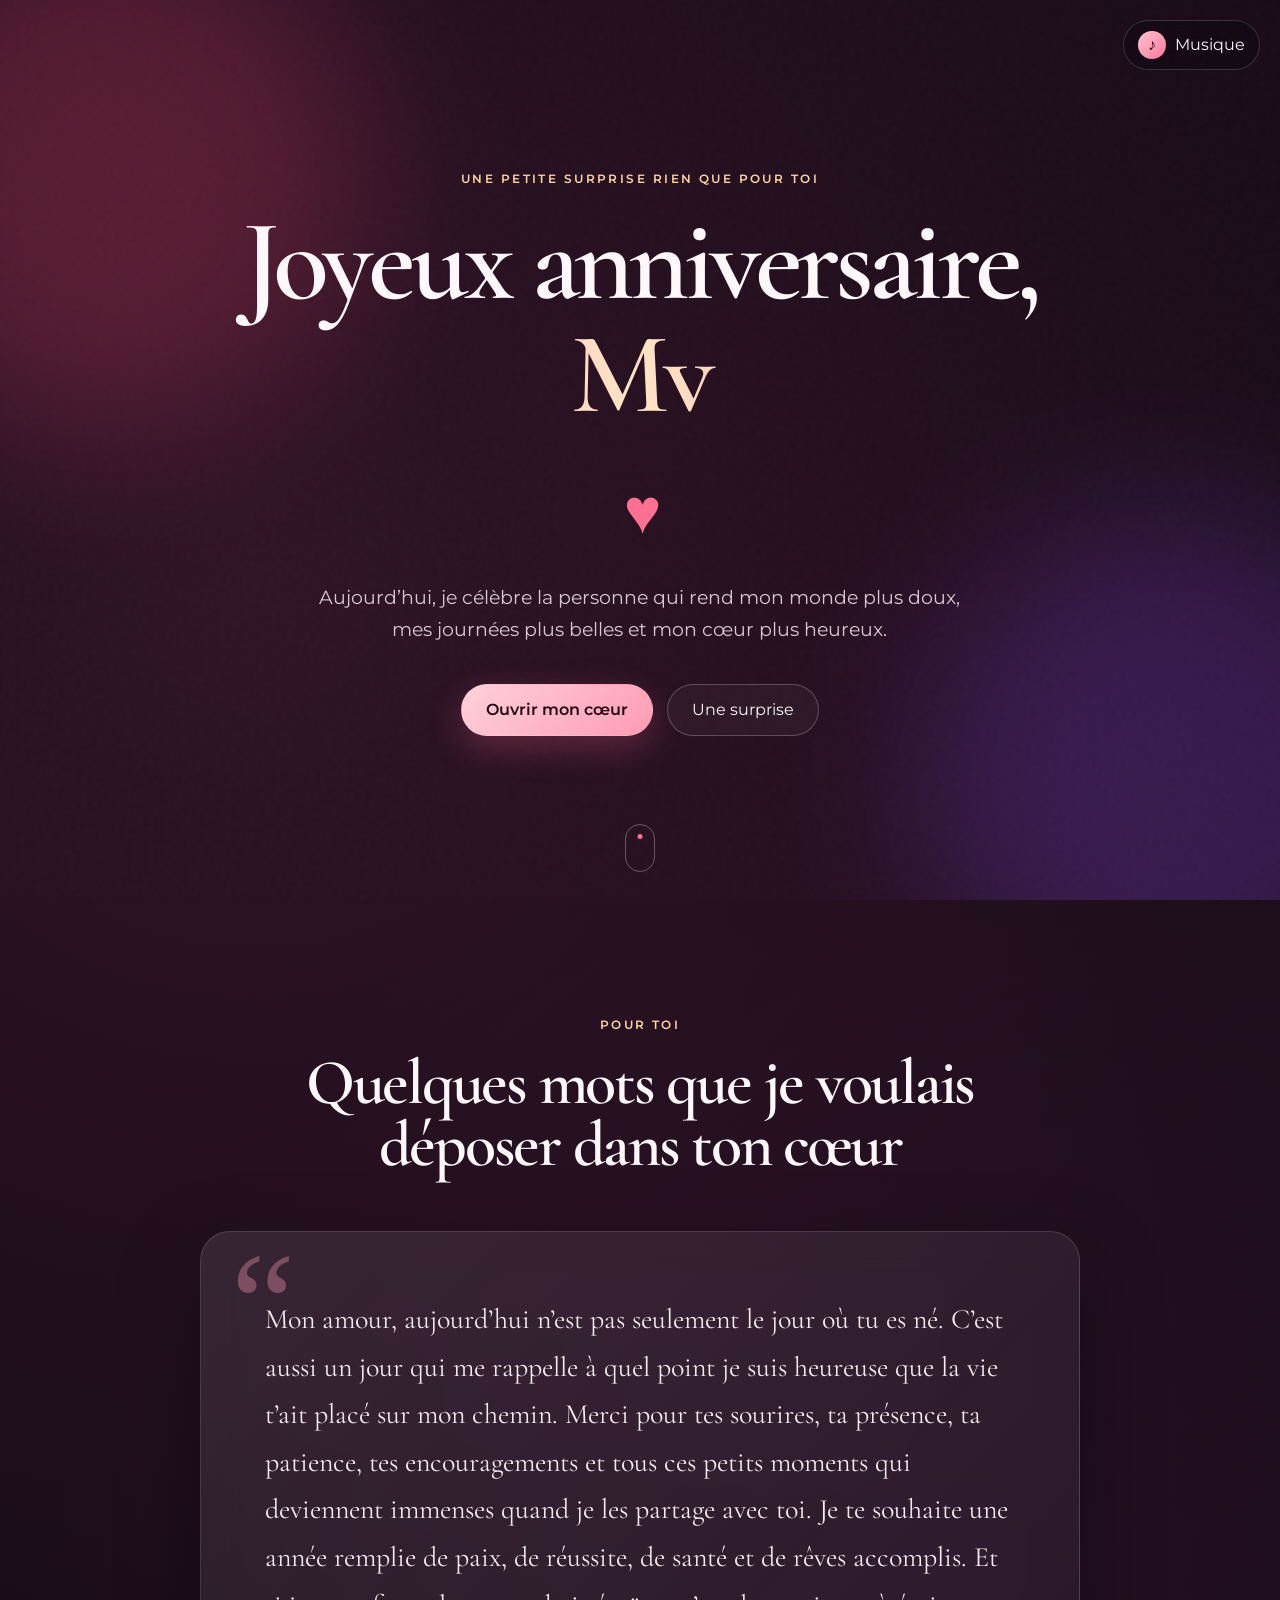
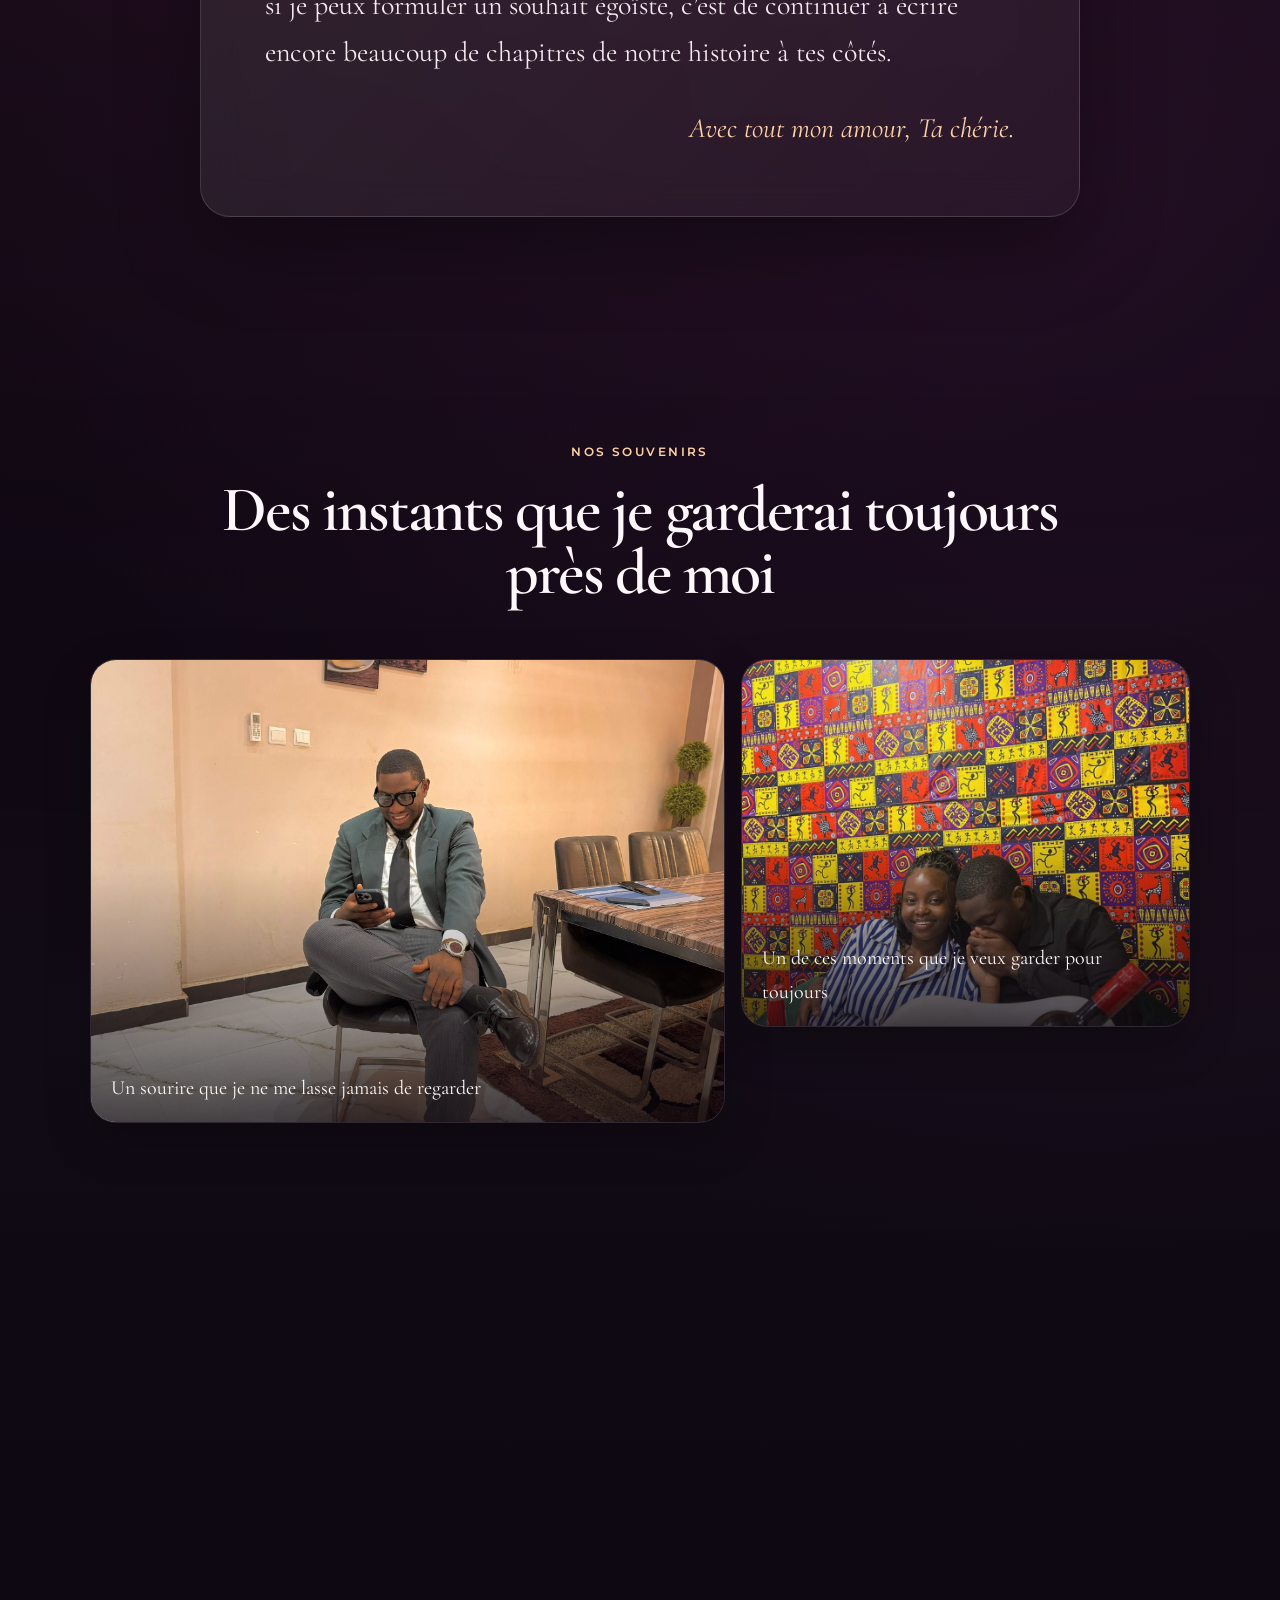
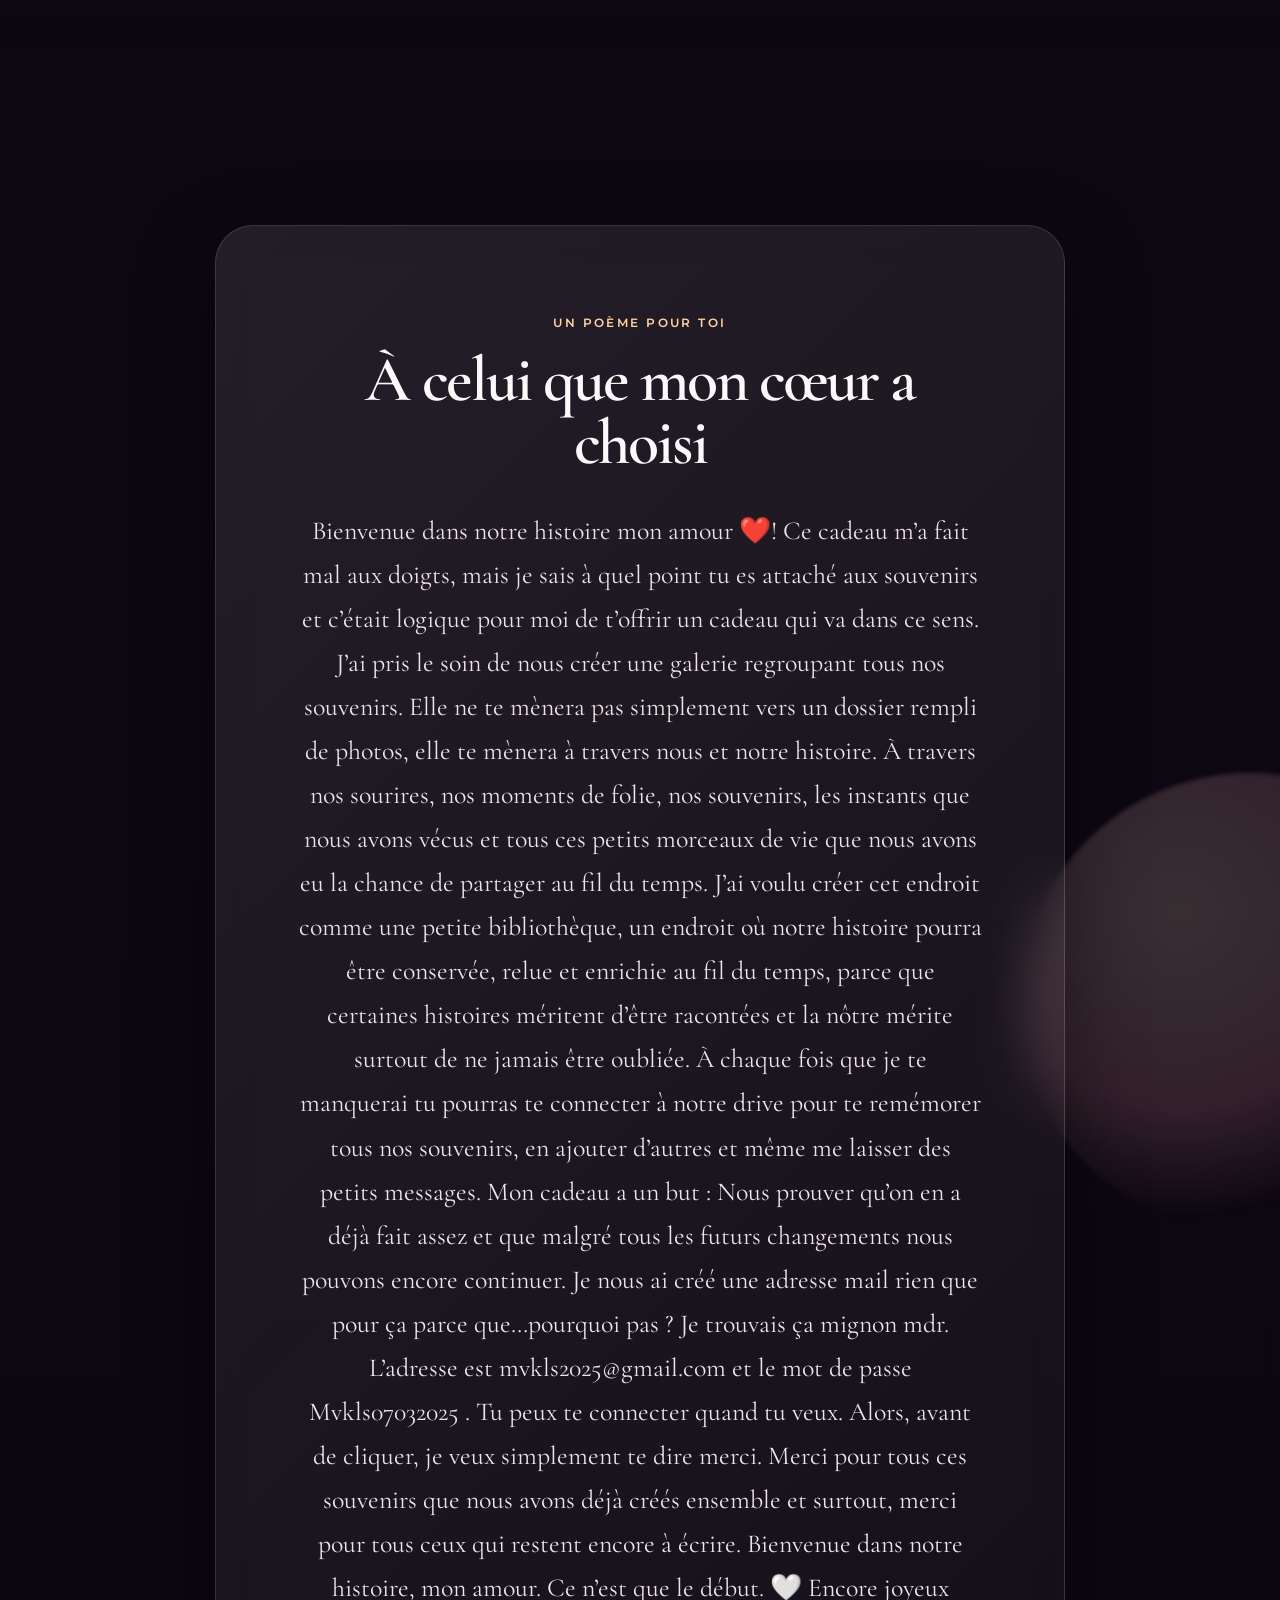
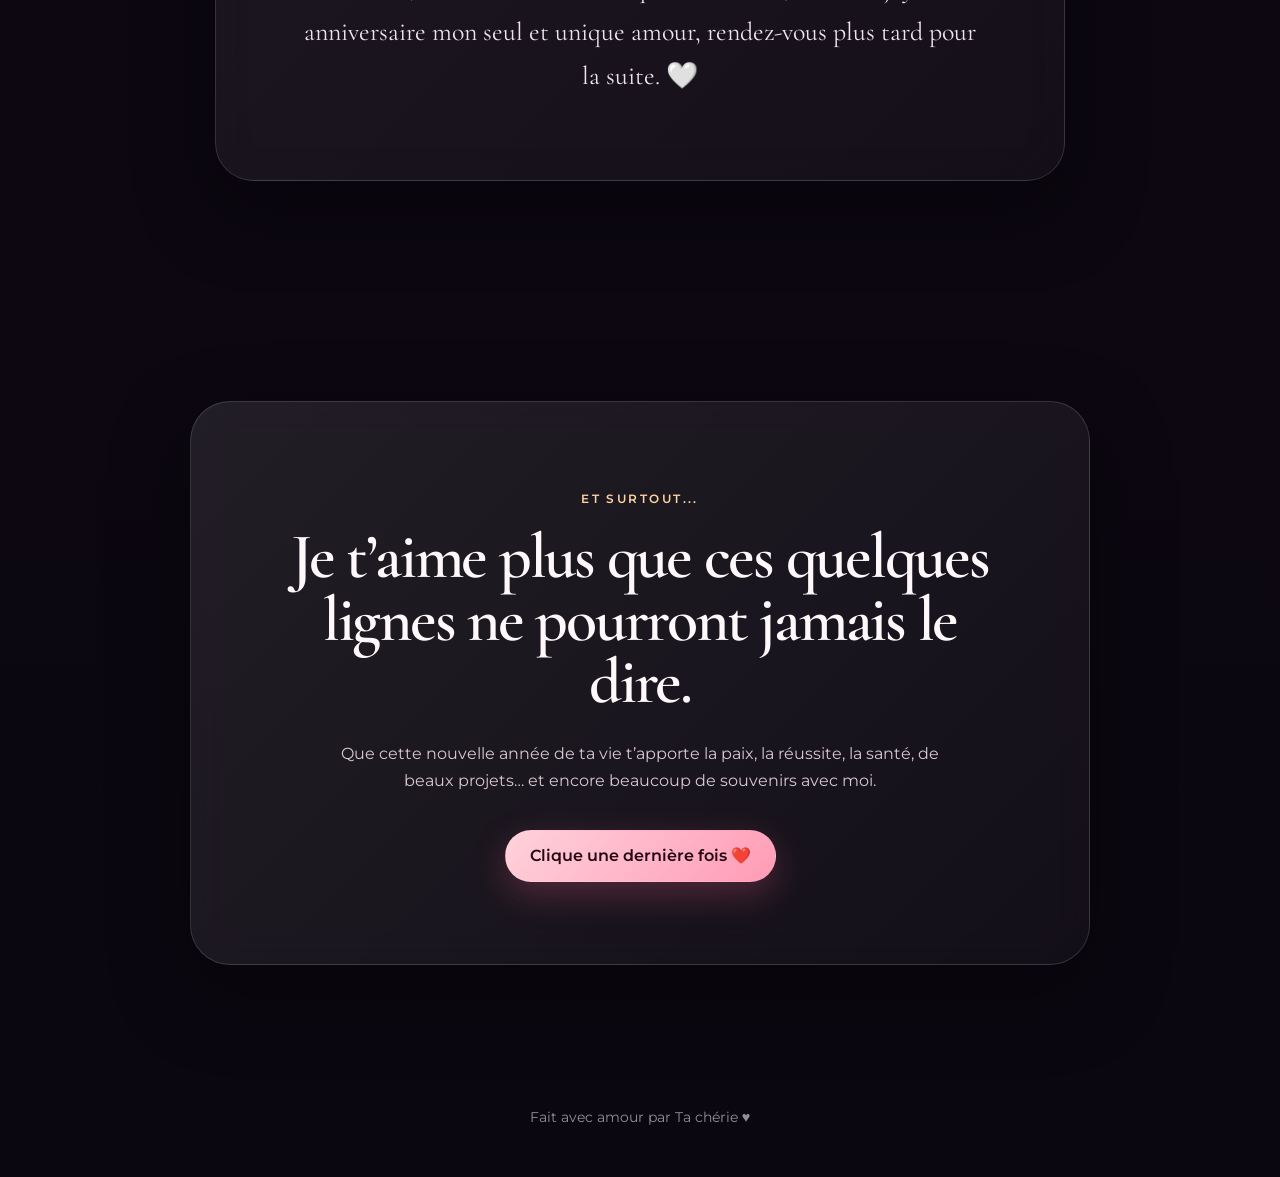
<file: index.html>
<!DOCTYPE html>
<html lang="fr">
<head>
  <meta charset="UTF-8" />
  <meta name="viewport" content="width=device-width, initial-scale=1.0" />
  <meta name="theme-color" content="#100814" />
  <meta name="description" content="Une surprise romantique d'anniversaire." />
  <title>Bienvenue dans notre histoire mon amour ❤️!</title>

  <link rel="preconnect" href="https://fonts.googleapis.com">
  <link rel="preconnect" href="https://fonts.gstatic.com" crossorigin>
  <link href="https://fonts.googleapis.com/css2?family=Cormorant+Garamond:wght@500;600;700&family=Montserrat:wght@300;400;500;600&display=swap" rel="stylesheet">

  <link rel="stylesheet" href="style.css" />
</head>

<body>
  <div class="noise"></div>
  <div id="heartsLayer" class="hearts-layer" aria-hidden="true"></div>

  <button id="musicBtn" class="music-btn" type="button" aria-label="Activer ou couper la musique">
    <span class="music-icon">♪</span>
    <span class="music-text">Musique</span>
  </button>

  <audio id="bgMusic" loop preload="auto">
    <source id="musicSource" src="assets/music/music.mp3" type="audio/mpeg" />
  </audio>

  <main>
    <!-- HERO -->
    <section class="hero section">
      <div class="aurora aurora-one"></div>
      <div class="aurora aurora-two"></div>

      <div class="hero-content reveal">
        <p class="eyebrow">Une petite surprise rien que pour toi</p>
        <h1>
          Joyeux anniversaire,
          <span id="heroName" class="script-name">Mv</span>
          <span class="heart-mark">♥</span>
        </h1>

        <p id="heroMessage" class="hero-message">
          Aujourd'hui, je célèbre la personne qui rend mon monde plus doux.
        </p>

        <div class="hero-actions">
          <a href="#letter" class="btn btn-primary">Ouvrir mon cœur</a>
          <button id="surpriseBtn" class="btn btn-ghost" type="button">
            Une surprise
          </button>
        </div>
      </div>

      <a class="scroll-hint" href="#letter" aria-label="Faire défiler">
        <span></span>
      </a>
    </section>

    <!-- LETTRE -->
    <section id="letter" class="section letter-section">
      <div class="section-heading reveal">
        <span class="section-kicker">Pour toi</span>
        <h2>Quelques mots que je voulais déposer dans ton cœur</h2>
      </div>

      <article class="love-letter glass-card reveal">
        <div class="quote-mark">“</div>
        <p id="letterText">
          Mon Mv, aujourd’hui n’est pas seulement le jour où tu es né,
          c’est aussi un jour qui me rappelle à quel point je suis heureuse
          que la vie t’ait placé sur mon chemin.
        </p>
        <p class="signature">Avec tout mon amour, <span id="signatureName">Ta Kls</span>.</p>
      </article>
    </section>

    <!-- PHOTOS -->
    <section class="section memories-section">
      <div class="section-heading reveal">
        <span class="section-kicker">Nos souvenirs</span>
        <h2>Des instants que je garderai toujours près de moi</h2>
      </div>

      <div id="memoryGrid" class="memory-grid"></div>

      <div class="center reveal">
        <link rel="stylesheet" href="https://drive.google.com/drive/folders/1vY4PANP_RHbhT6ihi3Oh5e9Y-KNwGlNl">
        <a id="galleryLink" class="btn btn-primary" href="https://drive.google.com/drive/folders/1vY4PANP_RHbhT6ihi3Oh5e9Y-KNwGlNl" target="_blank" rel="noopener noreferrer">
          Voir toute notre galerie
        </a>
      </div>
    </section>

    <!-- POÈME -->
    <section class="section poem-section">
      <div class="moon"></div>
      <div class="poem-card reveal">
        <span class="section-kicker">Un poème pour toi</span>
        <h2>À celui que mon cœur a choisi</h2>

        <div id="poemText" class="poem">
          <p>Bienvenue dans notre histoire mon amour ❤️!

Ce cadeau m’a fait mal aux doigts, mais je sais à quel point tu es attaché aux souvenirs et c’était logique pour moi de t’offrir un cadeau qui va dans ce sens. 

J’ai pris le soin de nous créer une galerie regroupant tous nos souvenirs.  Elle ne te mènera pas simplement vers un dossier rempli de photos, elle te mènera à travers nous et notre histoire. 
À travers nos sourires, nos moments de folie, nos souvenirs, les instants que nous avons vécus et tous ces petits morceaux de vie que nous avons eu la chance de partager au fil du temps. 

J’ai voulu créer cet endroit comme une petite bibliothèque, un endroit où notre histoire pourra être conservée, relue et enrichie au fil du temps, parce que certaines histoires méritent d’être racontées et la nôtre mérite surtout de ne jamais être oubliée.

À chaque fois que je te manquerai tu pourras te connecter à notre drive pour te remémorer tous nos souvenirs, en ajouter d’autres et même me laisser des petits messages.

Mon cadeau a un but : Nous prouver qu’on en a déjà fait assez et que malgré tous les futurs changements nous pouvons encore continuer. 

Je nous ai créé une adresse mail rien que pour ça parce que…pourquoi pas ? Je trouvais ça mignon mdr.

L’adresse est mvkls2025@gmail.com et le mot de passe Mvkls07032025 . Tu peux te connecter quand tu veux. 

Alors, avant de cliquer, je veux simplement te dire merci. Merci pour tous ces souvenirs que nous avons déjà créés ensemble et surtout, merci pour tous ceux qui restent encore à écrire.

Bienvenue dans notre histoire, mon amour. Ce n’est que le début. 🤍

Encore joyeux anniversaire mon seul et unique amour, rendez-vous plus tard pour la suite. 🤍</p>
          
        </div>
      </div>
    </section>

    <!-- FIN -->
    <section class="section final-section">
      <div class="final-card reveal">
        <p class="eyebrow">Et surtout...</p>
        <h2 id="finalTitle">Je t’aime plus que ces quelques lignes ne pourront jamais le dire.</h2>
        <p id="finalMessage">
          Que cette nouvelle année de ta vie t’apporte la paix, la réussite,
          la santé, de beaux projets… et encore beaucoup de souvenirs avec moi.
        </p>

        <button id="finalSurpriseBtn" class="btn btn-primary" type="button">
          Clique une dernière fois ❤️
        </button>
      </div>
    </section>
  </main>

  <!-- MODALE SURPRISE -->
  <div id="surpriseModal" class="modal" aria-hidden="true">
    <div class="modal-backdrop" data-close-modal></div>

    <div class="modal-dialog" role="dialog" aria-modal="true" aria-labelledby="modalTitle">
      <button class="modal-close" type="button" data-close-modal aria-label="Fermer">×</button>
      <div class="modal-heart">♥</div>
      <p class="eyebrow">Pour toi, aujourd'hui et toujours</p>
      <h2 id="modalTitle">Tu es l’un de mes plus beaux cadeaux.</h2>
      <p id="modalText">
        Joyeux anniversaire mon amour. Merci d’exister, merci d’être toi,
        et merci pour chaque petit morceau de bonheur que nous construisons ensemble.
      </p>
      <div class="kiss">Je t’aime ♥</div>
    </div>
  </div>

  <footer>
    <p>Fait avec amour par <span id="footerName">Ta chérie</span> ♥</p>
  </footer>

  <script src="script.js"></script>
</body>
</html>
</file>
<file: style.css>
:root {
  --bg: #0e0711;
  --bg-soft: #160a18;
  --surface: rgba(255, 255, 255, 0.08);
  --surface-border: rgba(255, 255, 255, 0.14);
  --text: #fff8fb;
  --muted: #d9c9d2;
  --rose: #ff6f91;
  --rose-deep: #d84a72;
  --gold: #ffd3a5;
  --shadow: 0 28px 80px rgba(0, 0, 0, 0.35);
  --radius: 30px;
}

* {
  box-sizing: border-box;
  margin: 0;
  padding: 0;
}

html {
  scroll-behavior: smooth;
}

body {
  min-height: 100vh;
  overflow-x: hidden;
  background:
    radial-gradient(circle at 20% 10%, rgba(192, 73, 120, 0.18), transparent 30%),
    radial-gradient(circle at 85% 30%, rgba(110, 42, 105, 0.17), transparent 25%),
    linear-gradient(180deg, #100813 0%, #0b0710 100%);
  color: var(--text);
  font-family: "Montserrat", sans-serif;
  line-height: 1.7;
}

a {
  color: inherit;
  text-decoration: none;
}

button,
a {
  -webkit-tap-highlight-color: transparent;
}

button {
  font: inherit;
}

.noise {
  pointer-events: none;
  position: fixed;
  inset: 0;
  z-index: 100;
  opacity: 0.035;
  background-image:
    url("data:image/svg+xml,%3Csvg viewBox='0 0 180 180' xmlns='http://www.w3.org/2000/svg'%3E%3Cfilter id='n'%3E%3CfeTurbulence type='fractalNoise' baseFrequency='.9' numOctaves='3' stitchTiles='stitch'/%3E%3C/filter%3E%3Crect width='100%25' height='100%25' filter='url(%23n)' opacity='.65'/%3E%3C/svg%3E");
}

.section {
  position: relative;
  padding: 110px 7vw;
}

.hero {
  min-height: 100svh;
  display: grid;
  place-items: center;
  overflow: hidden;
  text-align: center;
}

.hero-content {
  position: relative;
  z-index: 2;
  max-width: 930px;
}

.eyebrow,
.section-kicker {
  display: inline-block;
  margin-bottom: 16px;
  color: var(--gold);
  letter-spacing: 0.2em;
  text-transform: uppercase;
  font-size: 0.76rem;
  font-weight: 600;
}

h1,
h2 {
  font-family: "Cormorant Garamond", serif;
  font-weight: 600;
  line-height: 0.98;
}

h1 {
  font-size: clamp(3.6rem, 9vw, 8.3rem);
  letter-spacing: -0.045em;
}

h2 {
  font-size: clamp(2.6rem, 5vw, 5rem);
  letter-spacing: -0.035em;
}

.script-name {
  display: block;
  color: transparent;
  background: linear-gradient(90deg, #ffb2c3, #ffe4c5 50%, #ff9db6);
  background-clip: text;
  -webkit-background-clip: text;
  padding-bottom: 0.08em;
}

.heart-mark {
  display: inline-block;
  margin-top: 8px;
  color: var(--rose);
  font-size: 0.55em;
  animation: heartbeat 1.6s ease-in-out infinite;
}

.hero-message {
  max-width: 670px;
  margin: 28px auto 0;
  color: var(--muted);
  font-size: clamp(1rem, 2vw, 1.18rem);
}

.hero-actions {
  display: flex;
  justify-content: center;
  gap: 14px;
  flex-wrap: wrap;
  margin-top: 38px;
}

.btn {
  min-height: 52px;
  display: inline-flex;
  align-items: center;
  justify-content: center;
  border-radius: 999px;
  padding: 0 24px;
  border: 1px solid transparent;
  cursor: pointer;
  transition: transform 0.25s ease, box-shadow 0.25s ease, background 0.25s ease;
}

.btn:hover {
  transform: translateY(-3px);
}

.btn-primary {
  color: #240814;
  background: linear-gradient(135deg, #ffd2dc, #ff9bb5);
  box-shadow: 0 12px 35px rgba(255, 99, 140, 0.25);
  font-weight: 600;
}

.btn-primary:hover {
  box-shadow: 0 16px 45px rgba(255, 99, 140, 0.36);
}

.btn-ghost {
  color: var(--text);
  border-color: rgba(255,255,255,0.23);
  background: rgba(255,255,255,0.04);
  backdrop-filter: blur(12px);
}

.aurora {
  position: absolute;
  width: 520px;
  height: 520px;
  border-radius: 50%;
  filter: blur(80px);
  opacity: 0.22;
  animation: drift 9s ease-in-out infinite alternate;
}

.aurora-one {
  top: -10%;
  left: -12%;
  background: #ff487b;
}

.aurora-two {
  right: -12%;
  bottom: -15%;
  background: #8f4cff;
  animation-delay: -3s;
}

.scroll-hint {
  position: absolute;
  z-index: 2;
  bottom: 28px;
  left: 50%;
  transform: translateX(-50%);
  width: 30px;
  height: 48px;
  border: 1px solid rgba(255,255,255,0.3);
  border-radius: 20px;
}

.scroll-hint span {
  position: absolute;
  left: 50%;
  top: 9px;
  width: 5px;
  height: 5px;
  background: var(--rose);
  border-radius: 50%;
  transform: translateX(-50%);
  animation: scrollDot 1.8s infinite;
}

.section-heading {
  max-width: 860px;
  margin: 0 auto 54px;
  text-align: center;
}

.glass-card,
.poem-card,
.final-card {
  background: linear-gradient(135deg, rgba(255,255,255,0.095), rgba(255,255,255,0.035));
  border: 1px solid var(--surface-border);
  box-shadow: var(--shadow);
  backdrop-filter: blur(20px);
}

.love-letter {
  position: relative;
  max-width: 880px;
  margin: 0 auto;
  border-radius: var(--radius);
  padding: clamp(32px, 5vw, 70px);
  color: #f3e9ee;
  font-family: "Cormorant Garamond", serif;
  font-size: clamp(1.35rem, 2.2vw, 1.75rem);
}

.love-letter p + p {
  margin-top: 28px;
}

.quote-mark {
  position: absolute;
  top: 0;
  left: 30px;
  color: rgba(255, 157, 182, 0.35);
  font-family: Georgia, serif;
  font-size: 9rem;
  line-height: 1;
}

.signature {
  color: var(--gold);
  text-align: right;
  font-style: italic;
}

.memories-section {
  background: linear-gradient(180deg, transparent, rgba(255, 255, 255, 0.018), transparent);
}

.memory-grid {
  width: min(1120px, 100%);
  margin: 0 auto 46px;
  display: grid;
  grid-template-columns: repeat(12, 1fr);
  grid-auto-rows: 80px;
  gap: 16px;
}

.memory-card {
  position: relative;
  overflow: hidden;
  border-radius: 26px;
  min-height: 240px;
  border: 1px solid rgba(255,255,255,0.1);
  box-shadow: 0 18px 45px rgba(0,0,0,0.28);
  background: #1a0f1b;
}

.memory-card:nth-child(1) {
  grid-column: span 7;
  grid-row: span 5;
}

.memory-card:nth-child(2) {
  grid-column: span 5;
  grid-row: span 4;
}

.memory-card:nth-child(3) {
  grid-column: span 5;
  grid-row: span 5;
}

.memory-card:nth-child(4) {
  grid-column: span 7;
  grid-row: span 4;
}

.memory-card img {
  width: 100%;
  height: 100%;
  object-fit: cover;
  transition: transform 0.7s ease, filter 0.4s ease;
}

.memory-card:hover img {
  transform: scale(1.055);
  filter: saturate(1.1);
}

.memory-card::after {
  content: "";
  position: absolute;
  inset: 0;
  background: linear-gradient(180deg, transparent 45%, rgba(9,3,10,0.74));
}

.memory-caption {
  position: absolute;
  z-index: 2;
  left: 20px;
  right: 20px;
  bottom: 17px;
  font-family: "Cormorant Garamond", serif;
  font-size: 1.25rem;
}

.center {
  text-align: center;
}

.poem-section {
  overflow: hidden;
}

.poem-card {
  position: relative;
  z-index: 2;
  max-width: 850px;
  margin: 0 auto;
  border-radius: 38px;
  padding: clamp(38px, 7vw, 82px);
  text-align: center;
}

.poem-card h2 {
  margin-bottom: 34px;
}

.poem {
  color: #efe4ea;
  font-family: "Cormorant Garamond", serif;
  font-size: clamp(1.22rem, 2.1vw, 1.62rem);
  line-height: 1.7;
}

.moon {
  position: absolute;
  width: 460px;
  height: 460px;
  border-radius: 50%;
  top: 50%;
  right: -200px;
  transform: translateY(-50%);
  background: radial-gradient(circle at 35% 30%, #ffe5d0, #df90a4 45%, rgba(223,144,164,.1) 68%, transparent 70%);
  opacity: 0.18;
  filter: blur(2px);
}

.final-section {
  min-height: 78vh;
  display: grid;
  place-items: center;
}

.final-card {
  max-width: 900px;
  padding: clamp(42px, 7vw, 82px);
  border-radius: 40px;
  text-align: center;
}

.final-card h2 {
  margin-bottom: 26px;
}

.final-card p:not(.eyebrow) {
  max-width: 650px;
  margin: 0 auto 35px;
  color: var(--muted);
}

footer {
  padding: 30px 20px 48px;
  color: rgba(255,255,255,0.55);
  text-align: center;
  font-size: 0.9rem;
}

.music-btn {
  position: fixed;
  z-index: 80;
  top: 20px;
  right: 20px;
  display: inline-flex;
  align-items: center;
  gap: 9px;
  color: var(--text);
  background: rgba(18, 8, 20, 0.65);
  border: 1px solid rgba(255,255,255,0.16);
  border-radius: 999px;
  padding: 10px 14px;
  cursor: pointer;
  backdrop-filter: blur(16px);
}

.music-btn.is-playing .music-icon {
  animation: spin 3s linear infinite;
}

.music-icon {
  width: 28px;
  height: 28px;
  display: grid;
  place-items: center;
  border-radius: 50%;
  background: linear-gradient(135deg, #ffc4d2, #ff779c);
  color: #2a0b17;
  font-weight: 700;
}

.hearts-layer {
  pointer-events: none;
  position: fixed;
  inset: 0;
  z-index: 70;
  overflow: hidden;
}

.floating-heart {
  position: absolute;
  bottom: -40px;
  color: rgba(255, 126, 158, 0.7);
  animation: floatUp var(--duration) linear forwards;
  font-size: var(--size);
}

.reveal {
  opacity: 0;
  transform: translateY(26px);
  transition: opacity 0.8s ease, transform 0.8s ease;
}

.reveal.visible {
  opacity: 1;
  transform: translateY(0);
}

.modal {
  position: fixed;
  z-index: 120;
  inset: 0;
  display: none;
  place-items: center;
  padding: 20px;
}

.modal.open {
  display: grid;
}

.modal-backdrop {
  position: absolute;
  inset: 0;
  background: rgba(6, 2, 7, 0.78);
  backdrop-filter: blur(10px);
}

.modal-dialog {
  position: relative;
  z-index: 2;
  width: min(620px, 100%);
  padding: clamp(34px, 7vw, 64px);
  border: 1px solid rgba(255,255,255,0.16);
  border-radius: 34px;
  background:
    radial-gradient(circle at top, rgba(255, 128, 162, .17), transparent 42%),
    #160b18;
  box-shadow: 0 30px 90px rgba(0,0,0,.5);
  text-align: center;
  animation: modalIn .38s ease;
}

.modal-close {
  position: absolute;
  top: 14px;
  right: 18px;
  width: 38px;
  height: 38px;
  border: 0;
  border-radius: 50%;
  background: rgba(255,255,255,.08);
  color: #fff;
  cursor: pointer;
  font-size: 1.7rem;
}

.modal-heart {
  color: var(--rose);
  font-size: 4rem;
  animation: heartbeat 1.4s infinite;
}

.modal-dialog h2 {
  margin-bottom: 20px;
  font-size: clamp(2.3rem, 6vw, 4rem);
}

.modal-dialog p {
  color: var(--muted);
}

.kiss {
  margin-top: 28px;
  color: var(--gold);
  font-family: "Cormorant Garamond", serif;
  font-size: 1.6rem;
  font-style: italic;
}

@keyframes heartbeat {
  0%, 100% { transform: scale(1); }
  15% { transform: scale(1.16); }
  30% { transform: scale(1); }
  45% { transform: scale(1.12); }
  60% { transform: scale(1); }
}

@keyframes drift {
  from { transform: translate3d(-20px, -15px, 0) scale(1); }
  to { transform: translate3d(30px, 28px, 0) scale(1.12); }
}

@keyframes scrollDot {
  0% { opacity: 0; transform: translate(-50%, 0); }
  30% { opacity: 1; }
  100% { opacity: 0; transform: translate(-50%, 22px); }
}

@keyframes floatUp {
  from {
    transform: translate3d(0, 0, 0) rotate(0deg);
    opacity: 0;
  }
  12% { opacity: 1; }
  to {
    transform: translate3d(var(--drift), -115vh, 0) rotate(18deg);
    opacity: 0;
  }
}

@keyframes modalIn {
  from { opacity: 0; transform: translateY(20px) scale(.96); }
  to { opacity: 1; transform: translateY(0) scale(1); }
}

@keyframes spin {
  to { transform: rotate(360deg); }
}

@media (max-width: 800px) {
  .section {
    padding: 85px 20px;
  }

  .hero {
    padding-top: 110px;
    padding-bottom: 90px;
  }

  .memory-grid {
    display: grid;
    grid-template-columns: 1fr;
    grid-auto-rows: auto;
  }

  .memory-card,
  .memory-card:nth-child(n) {
    grid-column: auto;
    grid-row: auto;
    height: 320px;
  }

  .music-text {
    display: none;
  }

  .music-btn {
    top: 14px;
    right: 14px;
    padding: 7px;
  }

  .signature {
    text-align: left;
  }
}

@media (prefers-reduced-motion: reduce) {
  *,
  *::before,
  *::after {
    scroll-behavior: auto !important;
    animation-duration: 0.01ms !important;
    animation-iteration-count: 1 !important;
    transition-duration: 0.01ms !important;
  }
}
</file>
